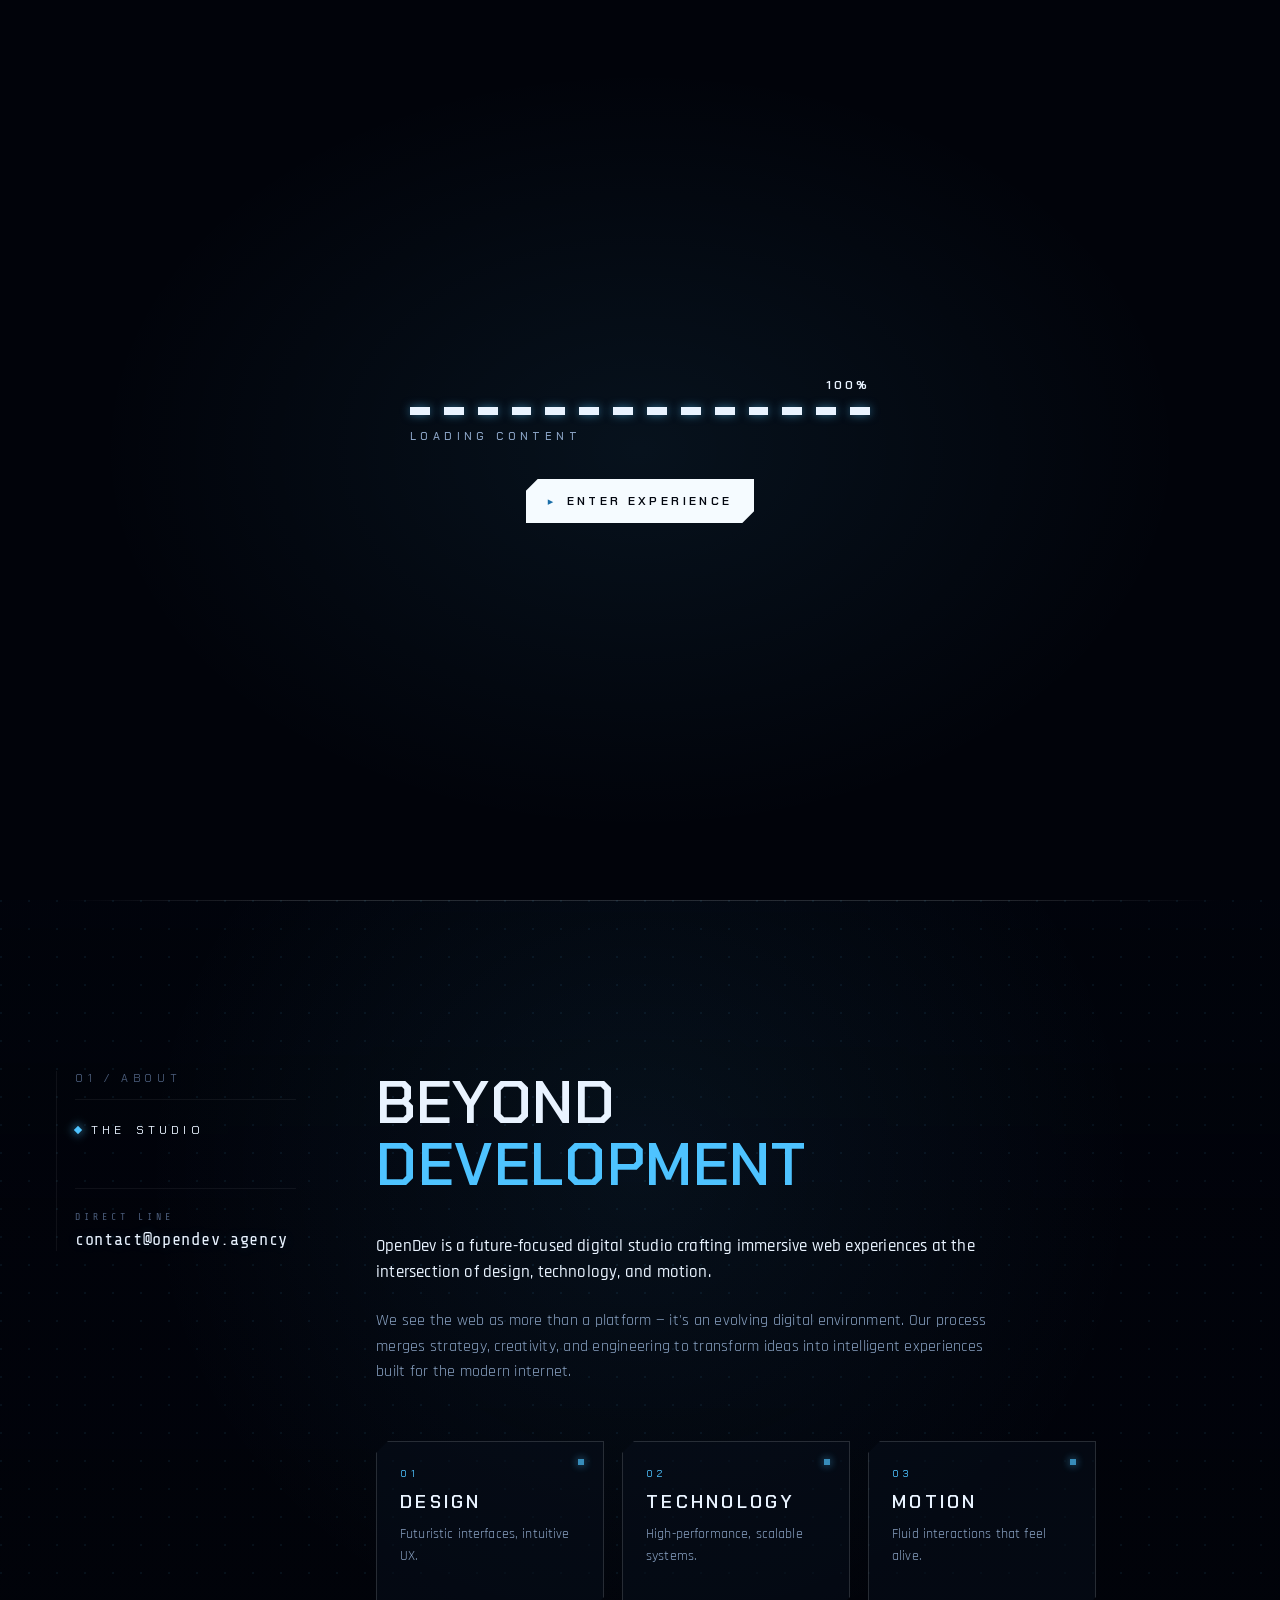
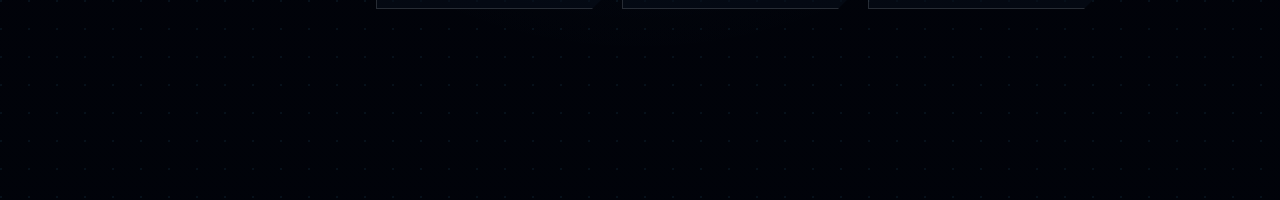
<file: index.html>
<!doctype html>
<html lang="en">
  <head>
    <meta charset="utf-8" />
    <meta name="viewport" content="width=device-width, initial-scale=1" />

    <!-- Primary meta -->
    <title>OpenDev — Web, App & AI Development Agency in India</title>
    <meta
      name="description"
      content="OpenDev is a premium development agency in India building high-converting websites, mobile apps, SaaS products and AI automations for ambitious brands."
    />
    <meta
      name="keywords"
      content="web development agency, app development, AI automation, SaaS development, UI UX design, India web design studio, custom software development"
    />
    <meta name="author" content="OpenDev" />
    <meta name="robots" content="index, follow, max-image-preview:large" />
    <meta name="theme-color" content="#02060f" />
    <link rel="canonical" href="https://opendev.agency/" />

    <!-- Icons -->
    <link rel="icon" type="image/png" href="favicon.png?v=2" />
    <link rel="apple-touch-icon" href="apple-touch-icon.png?v=2" />

    <!-- Open Graph (Facebook, LinkedIn, WhatsApp, etc.) -->
    <meta property="og:type" content="website" />
    <meta property="og:site_name" content="OpenDev" />
    <meta property="og:title" content="OpenDev — Web, App & AI Development Agency in India" />
    <meta
      property="og:description"
      content="Premium development studio building high-converting websites, apps, SaaS products and AI automations for ambitious brands."
    />
    <meta property="og:url" content="https://opendev.agency/" />
    <meta property="og:image" content="https://opendev.agency/logo.png" />
    <meta property="og:image:alt" content="OpenDev — development studio" />
    <meta property="og:locale" content="en_US" />

    <!-- Twitter / X card -->
    <meta name="twitter:card" content="summary_large_image" />
    <meta name="twitter:title" content="OpenDev — Web, App & AI Development Agency in India" />
    <meta
      name="twitter:description"
      content="Premium development studio building high-converting websites, apps, SaaS products and AI automations for ambitious brands."
    />
    <meta name="twitter:image" content="https://opendev.agency/logo.png" />

    <!-- Fonts -->
    <link rel="preconnect" href="https://fonts.googleapis.com" />
    <link rel="preconnect" href="https://fonts.gstatic.com" crossorigin />
    <link
      href="https://fonts.googleapis.com/css2?family=Chakra+Petch:wght@400;500;600;700&family=Rajdhani:wght@300;400;500;600;700&family=Share+Tech+Mono&display=swap"
      rel="stylesheet"
    />
    <!-- Skip the ENTER gate for returning visitors and anyone arriving from another page of the site -->
    <script>
      (function () {
        try {
          var r = document.referrer;
          var internal = r && new URL(r).origin === location.origin;
          if (localStorage.getItem("od-entered") === "1" || location.hash === "#about" || internal) {
            document.documentElement.classList.add("skip-intro");
          }
        } catch (e) {}
      })();
    </script>
    <link rel="stylesheet" href="styles.css" />

    <!-- Structured data: organization / professional service -->
    <script type="application/ld+json">
      {
        "@context": "https://schema.org",
        "@type": "ProfessionalService",
        "name": "OpenDev",
        "description": "Premium development agency building high-converting websites, mobile apps, SaaS products and AI automations for ambitious brands.",
        "url": "https://opendev.agency/",
        "logo": "https://opendev.agency/logo.png",
        "image": "https://opendev.agency/logo.png",
        "email": "contact@opendev.agency",
        "foundingDate": "2025",
        "areaServed": "Worldwide",
        "address": {
          "@type": "PostalAddress",
          "addressCountry": "IN"
        },
        "sameAs": [
          "https://www.instagram.com/opendev.co"
        ],
        "knowsAbout": [
          "Web Development",
          "App Development",
          "SaaS Development",
          "AI Automation",
          "UI/UX Design"
        ]
      }
    </script>
  </head>
  <body>
    <!-- Intro overlay: shown until user starts the experience (handles autoplay-with-sound policies) -->
    <div class="intro-gate" id="introGate">
      <div class="intro-inner">
        <div class="loader">
          <div class="loader-percent"><span id="loadingPercent">0</span>%</div>
          <div class="loader-bar" id="loadingBar" aria-hidden="true"></div>
          <div class="loader-label">LOADING CONTENT</div>
        </div>
        <button class="btn-clip btn-primary fx-target enter-btn" id="enterBtn" disabled>
          <span class="btn-icon">▸</span> ENTER EXPERIENCE
        </button>
      </div>
    </div>

    <!-- Custom cursor -->
    <div class="cursor-ring" id="cursorRing" aria-hidden="true"></div>
    <div class="cursor-dot" id="cursorDot" aria-hidden="true"></div>

    <!-- Page transition overlay — sweeps when navigating between Home and About -->
    <div class="page-transition" aria-hidden="true">
      <span class="pt-bar pt-bar-1"></span>
      <span class="pt-bar pt-bar-2"></span>
      <span class="pt-bar pt-bar-3"></span>
      <div class="pt-readout">
        <span class="pt-readout-prefix">&gt; </span>
        <span class="pt-readout-text" id="ptReadoutText">TRANSMITTING</span>
        <span class="pt-readout-cursor">_</span>
      </div>
      <div class="pt-grid"></div>
    </div>

    <!-- Viewport frame: thin HUD outline with corner ticks & readouts (About section only) -->
    <div class="viewport-frame" aria-hidden="true">
      <span class="vf-tick vf-tl"></span>
      <span class="vf-tick vf-tr"></span>
      <span class="vf-tick vf-bl"></span>
      <span class="vf-tick vf-br"></span>
      <span class="vf-label vf-label-tl">OPENDEV // STUDIO</span>
      <span class="vf-label vf-label-tr">SECTION · 01</span>
      <span class="vf-label vf-label-bl">EST · 2025 / INDIA</span>
      <a
        class="vf-label vf-label-br vf-mail fx-target"
        href="mailto:contact@opendev.agency"
        aria-label="Email OpenDev"
      >
        <span class="vf-mail-arrow">&gt;</span>
        contact@opendev.agency
      </a>
    </div>

    <!-- Stage: video + landing share the same backdrop area -->
    <div class="stage" id="stage">
      <video
        id="introVideo"
        class="stage-video"
        playsinline
        preload="auto"
        src="vid.mp4"
      ></video>

      <!-- Landing page overlay, revealed once video ends -->
      <div class="landing" id="landing" aria-hidden="true">
        <!-- Primary heading for SEO / screen readers (page is otherwise visual) -->
        <h1 class="sr-only">
          OpenDev — Web, App &amp; AI Development Agency in India
        </h1>

        <!-- Top bar -->
        <header class="topbar">
          <a href="#home" class="brand fx-target" data-section="home">
            <img src="logo.png" alt="OpenDev" />
          </a>
          <button
            class="nav-toggle fx-target"
            id="navToggle"
            aria-label="Open menu"
            aria-expanded="false"
            aria-controls="topNav"
          >
            <span class="nav-toggle-bar"></span>
            <span class="nav-toggle-bar"></span>
          </button>
          <nav class="top-nav" id="topNav">
            <a href="#home" class="nav-link fx-target active" data-section="home">
              <span class="nav-dot"></span>HOME
            </a>
            <a href="#about" class="nav-link fx-target" data-section="about">
              <span class="nav-dot"></span>ABOUT US
            </a>
            <a href="work/" class="nav-link fx-target">
              <span class="nav-dot"></span>WORK
            </a>
            <a
              href="https://www.instagram.com/opendev.co?igsh=MTFzNWdjcGdoYXk1bw=="
              class="btn-clip btn-ghost nav-cta fx-target"
              target="_blank"
              rel="noopener noreferrer"
              aria-label="Open OpenDev Instagram"
            >
              <span class="btn-icon">+</span> CONNECT NOW
            </a>
          </nav>
        </header>

<!-- Bottom bar -->
        <footer class="bottombar">
          <div class="meta-tag">EST · 2025 / INDIA</div>
          <a
            href="https://wa.me/919101443253"
            class="chat-btn fx-target"
            target="_blank"
            rel="noopener noreferrer"
            aria-label="Chat with OpenDev on WhatsApp"
          >
            CHAT WITH US <span class="chat-dot">●</span>
          </a>
        </footer>

      </div>
    </div>

    <!-- Scroll-driven sections live below the fixed stage -->
    <main class="scroll-host" id="scrollHost" aria-hidden="true">
      <!-- Spacer = hero viewport (keeps stage in view while user scrolls in) -->
      <section class="scroll-spacer" aria-hidden="true"></section>

      <!-- ABOUT US -->
      <section class="section section-about" id="about">
        <div class="section-grid">
          <aside class="section-meta">
            <div class="section-index">01 / ABOUT</div>
            <div class="section-kicker">
              <span class="kicker-dot"></span> THE STUDIO
            </div>

            <div class="meta-contact">
              <div class="meta-contact-label">DIRECT LINE</div>
              <a
                class="meta-email fx-target"
                href="mailto:contact@opendev.agency"
                aria-label="Email OpenDev"
              >
                contact@opendev.agency
              </a>
            </div>
          </aside>

          <div class="section-body">
            <h2 class="section-title">
              Beyond <span class="title-accent">Development</span>
            </h2>

            <p class="section-lead">
              OpenDev is a future-focused digital studio crafting immersive
              web experiences at the intersection of design, technology, and
              motion.
            </p>

            <p class="section-copy">
              We see the web as more than a platform — it's an evolving
              digital environment. Our process merges strategy, creativity,
              and engineering to transform ideas into intelligent experiences
              built for the modern internet.
            </p>

            <ul class="pillars">
              <li class="pillar">
                <span class="pillar-num">01</span>
                <span class="pillar-name">Design</span>
                <span class="pillar-line">Futuristic interfaces, intuitive UX.</span>
              </li>
              <li class="pillar">
                <span class="pillar-num">02</span>
                <span class="pillar-name">Technology</span>
                <span class="pillar-line">High-performance, scalable systems.</span>
              </li>
              <li class="pillar">
                <span class="pillar-num">03</span>
                <span class="pillar-name">Motion</span>
                <span class="pillar-line">Fluid interactions that feel alive.</span>
              </li>
            </ul>
          </div>
        </div>
      </section>
    </main>

    <a href="#home" class="btn-clip btn-ghost back-top fx-target" aria-label="Back to top">
      <span class="btn-icon">↑</span> BACK TO TOP
    </a>

    <script src="script.js"></script>
  </body>
</html>
</file>
<file: styles.css>
/* ============================================================
   OpenDev — Landing page styles
   ============================================================ */

:root {
  --bg: #02060f;
  --bg-deep: #01030a;
  --ink: #e9f3ff;
  --ink-dim: #8aa3c4;
  --ink-faint: #4a5c7a;
  --accent: #4ec3ff;
  --accent-soft: #1a6ea8;
  --line: rgba(255, 255, 255, 0.14);
  --line-soft: rgba(255, 255, 255, 0.06);
  --panel: rgba(8, 14, 26, 0.55);
  --font-display: "Chakra Petch", "Rajdhani", system-ui, sans-serif;
  --font-body: "Rajdhani", "Chakra Petch", system-ui, sans-serif;
  --font-mono: "Share Tech Mono", "JetBrains Mono", ui-monospace, monospace;
}

* {
  box-sizing: border-box;
  margin: 0;
  padding: 0;
}

/* Visually hidden but available to screen readers & search engines */
.sr-only {
  position: absolute;
  width: 1px;
  height: 1px;
  padding: 0;
  margin: -1px;
  overflow: hidden;
  clip: rect(0, 0, 0, 0);
  white-space: nowrap;
  border: 0;
}

html,
body {
  min-height: 100%;
  background: var(--bg);
  color: var(--ink);
  font-family: var(--font-body);
  font-weight: 400;
  letter-spacing: 0.005em;
  -webkit-font-smoothing: antialiased;
  -moz-osx-font-smoothing: grayscale;
  -webkit-tap-highlight-color: transparent;
  overflow: hidden;
  text-size-adjust: 100%;
  -webkit-text-size-adjust: 100%;
}

/* Use dynamic viewport units where supported for true mobile viewport size */
@supports (height: 100dvh) {
  .scroll-spacer { height: 100dvh; }
  .section { min-height: 100dvh; }
}

/* Once the landing is revealed, allow scrolling for the About section.
   The root element (<html>) is the scroller the scroll-flight JS tracks via
   window.scrollY, so the lock must be lifted on <html> — not just <body> —
   otherwise touch/wheel scrolling stays blocked on mobile while only
   programmatic scrolls (nav buttons) work. */
html.is-explorable {
  overflow-y: auto;
  overflow-x: hidden;
}
body.is-explorable {
  overflow: visible;
}

/* Subtle scrollbar that matches the theme */
html.is-explorable::-webkit-scrollbar { width: 6px; }
html.is-explorable::-webkit-scrollbar-track { background: transparent; }
html.is-explorable::-webkit-scrollbar-thumb {
  background: rgba(78, 195, 255, 0.25);
  border-radius: 3px;
}
html.is-explorable::-webkit-scrollbar-thumb:hover {
  background: rgba(78, 195, 255, 0.45);
}

/* Custom cursor — hide native on hover-capable devices */
@media (hover: hover) and (pointer: fine) {
  html, body, * { cursor: none !important; }
}

button {
  font-family: inherit;
  color: inherit;
  background: none;
  border: 0;
  cursor: pointer;
}

a {
  color: inherit;
  text-decoration: none;
}

img {
  display: block;
  max-width: 100%;
}

/* ============================================================
   Viewport frame — thin HUD outline w/ corner ticks
   ============================================================ */

.viewport-frame {
  position: fixed;
  inset: 14px;
  z-index: 60;
  pointer-events: none;
  border: 1px solid rgba(255, 255, 255, 0.22);
  box-shadow:
    inset 0 0 0 1px rgba(255, 255, 255, 0.02),
    0 0 24px rgba(78, 195, 255, 0.06);
  opacity: 0;
  transition: opacity 0.55s ease;
}

/* Frame is only shown inside the About section */
body.in-about .viewport-frame { opacity: 1; }

/* Corner ticks — small "L" brackets in the accent color */
.vf-tick {
  position: absolute;
  width: 14px;
  height: 14px;
  pointer-events: none;
}
.vf-tick::before,
.vf-tick::after {
  content: "";
  position: absolute;
  background: var(--accent);
  box-shadow: 0 0 6px rgba(78, 195, 255, 0.5);
}
.vf-tick::before { width: 100%; height: 1px; }
.vf-tick::after  { width: 1px; height: 100%; }

.vf-tl { top: -1px;    left: -1px;   }
.vf-tl::before { top: 0;    left: 0; }
.vf-tl::after  { top: 0;    left: 0; }

.vf-tr { top: -1px;    right: -1px;  }
.vf-tr::before { top: 0;    right: 0; }
.vf-tr::after  { top: 0;    right: 0; }

.vf-bl { bottom: -1px; left: -1px;   }
.vf-bl::before { bottom: 0; left: 0; }
.vf-bl::after  { bottom: 0; left: 0; }

.vf-br { bottom: -1px; right: -1px;  }
.vf-br::before { bottom: 0; right: 0; }
.vf-br::after  { bottom: 0; right: 0; }

/* HUD readouts in the frame corners */
.vf-label {
  position: absolute;
  font-family: var(--font-mono);
  font-size: 11px;
  letter-spacing: 0.25em;
  color: var(--ink-dim);
  text-transform: uppercase;
  pointer-events: none;
  white-space: nowrap;
}
.vf-label-tl { top: -6px;    left: 22px;  background: var(--bg-deep); padding: 0 8px; }
.vf-label-tr { top: -6px;    right: 22px; background: var(--bg-deep); padding: 0 8px; }
.vf-label-bl { bottom: -6px; left: 22px;  background: var(--bg-deep); padding: 0 8px; }
.vf-label-br { bottom: -6px; right: 22px; background: var(--bg-deep); padding: 0 8px; }
.vf-label-tr { color: var(--accent); }

/* Clickable email anchor on the frame */
.vf-mail {
  pointer-events: auto;
  text-decoration: none;
  color: var(--accent);
  display: inline-flex;
  align-items: center;
  gap: 8px;
  transition: color 0.2s ease, text-shadow 0.2s ease, gap 0.2s ease;
}
.vf-mail-arrow {
  color: var(--ink-dim);
  transition: transform 0.25s ease, color 0.2s ease;
}
.vf-mail:hover {
  color: #ffffff;
  text-shadow: 0 0 12px rgba(78, 195, 255, 0.7);
  gap: 12px;
}
.vf-mail:hover .vf-mail-arrow {
  color: var(--accent);
  transform: translateX(2px);
}

/* Responsive overrides for the frame are in the main responsive section below */

/* ============================================================
   Page-chrome reactions when the user is reading About
   ============================================================ */

body.in-about .topbar,
body.in-about .bottombar,
body.in-about .scroll-hint {
  opacity: 0 !important;
  pointer-events: none !important;
  transition: opacity 0.5s ease;
}

/* ============================================================
   Page transition overlay — fires when navigating Home <-> About
   ============================================================ */

.page-transition {
  position: fixed;
  inset: 0;
  z-index: 70;
  pointer-events: none;
  opacity: 0;
  visibility: hidden;
  background: radial-gradient(
    ellipse at center,
    rgba(78, 195, 255, 0.06) 0%,
    rgba(1, 3, 10, 0.6) 60%,
    rgba(1, 3, 10, 0.85) 100%
  );
}

body.is-navigating .page-transition {
  visibility: visible;
  animation: pt-fade 1.1s ease both;
}

@keyframes pt-fade {
  0%, 75% { opacity: 1; }
  100%    { opacity: 0; }
}

/* Three scan bars sweep top-to-bottom at slightly different speeds */
.pt-bar {
  position: absolute;
  left: 0;
  right: 0;
  height: 2px;
  background: var(--accent);
  box-shadow: 0 0 18px var(--accent), 0 0 36px rgba(78, 195, 255, 0.45);
  transform: translateY(-4px);
  opacity: 0;
}

body.is-navigating .pt-bar-1 {
  animation: pt-sweep 0.95s cubic-bezier(0.55, 0.08, 0.45, 0.97) both;
}
body.is-navigating .pt-bar-2 {
  animation: pt-sweep 1.05s cubic-bezier(0.55, 0.08, 0.45, 0.97) 0.08s both;
  opacity: 0.5;
}
body.is-navigating .pt-bar-3 {
  height: 1px;
  background: rgba(255, 255, 255, 0.8);
  box-shadow: 0 0 8px rgba(255, 255, 255, 0.4);
  animation: pt-sweep 1.15s cubic-bezier(0.55, 0.08, 0.45, 0.97) 0.18s both;
}

@keyframes pt-sweep {
  0%   { top: -4px;   opacity: 0; }
  10%  { opacity: 1; }
  90%  { opacity: 1; }
  100% { top: 100vh;  opacity: 0; }
}

/* Reverse direction when navigating back to home — sweep bottom-up */
body.is-navigating.nav-up .pt-bar-1,
body.is-navigating.nav-up .pt-bar-2,
body.is-navigating.nav-up .pt-bar-3 {
  animation-name: pt-sweep-up;
}

@keyframes pt-sweep-up {
  0%   { top: 100vh; opacity: 0; }
  10%  { opacity: 1; }
  90%  { opacity: 1; }
  100% { top: -4px;  opacity: 0; }
}

/* Faint grid wash to give it a "loading dataset" feel */
.pt-grid {
  position: absolute;
  inset: 0;
  background:
    repeating-linear-gradient(
      to right,
      transparent 0,
      transparent 39px,
      rgba(78, 195, 255, 0.08) 39px,
      rgba(78, 195, 255, 0.08) 40px
    ),
    repeating-linear-gradient(
      to bottom,
      transparent 0,
      transparent 39px,
      rgba(78, 195, 255, 0.05) 39px,
      rgba(78, 195, 255, 0.05) 40px
    );
  opacity: 0;
}
body.is-navigating .pt-grid {
  animation: pt-grid 0.95s ease both;
}
@keyframes pt-grid {
  0%   { opacity: 0; }
  35%  { opacity: 1; }
  100% { opacity: 0; }
}

/* HUD readout — fixed line of mono text, centered */
.pt-readout {
  position: absolute;
  top: 50%;
  left: 50%;
  transform: translate(-50%, -50%);
  font-family: var(--font-mono);
  font-size: 14px;
  letter-spacing: 0.3em;
  color: var(--accent);
  text-shadow: 0 0 10px rgba(78, 195, 255, 0.6);
  text-transform: uppercase;
  white-space: nowrap;
  opacity: 0;
}
.pt-readout-prefix { color: var(--ink); }
.pt-readout-cursor {
  display: inline-block;
  margin-left: 2px;
  animation: pt-blink 0.5s steps(2) infinite;
}
@keyframes pt-blink {
  50% { opacity: 0; }
}
body.is-navigating .pt-readout {
  animation: pt-readout 0.95s ease both;
}
@keyframes pt-readout {
  0%   { opacity: 0; transform: translate(-50%, -50%) scale(0.96); }
  25%  { opacity: 1; transform: translate(-50%, -50%) scale(1); }
  75%  { opacity: 1; }
  100% { opacity: 0; }
}

/* Stage briefly blurs during the transition for the "warp" feel */
body.is-navigating .stage-video {
  transition: filter 0.4s ease;
  filter: blur(8px) brightness(0.55);
}

@media (prefers-reduced-motion: reduce) {
  body.is-navigating .pt-bar,
  body.is-navigating .pt-readout,
  body.is-navigating .pt-grid,
  body.is-navigating .stage-video {
    animation: none !important;
    transition: none !important;
    filter: none !important;
  }
}

/* ============================================================
   Intro gate
   ============================================================ */

.intro-gate {
  position: fixed;
  inset: 0;
  z-index: 50;
  display: grid;
  place-items: center;
  background:
    radial-gradient(
      ellipse at center,
      rgba(78, 195, 255, 0.08) 0%,
      transparent 60%
    ),
    var(--bg-deep);
  transition: opacity 0.6s ease, visibility 0.6s ease;
}

.intro-gate.is-hidden {
  opacity: 0;
  visibility: hidden;
  pointer-events: none;
}

.intro-inner {
  display: flex;
  flex-direction: column;
  align-items: center;
  gap: 36px;
}

/* ---------- Loading sequence (intro gate) ---------- */

.loader {
  display: flex;
  flex-direction: column;
  align-items: center;
  gap: 14px;
  min-width: 460px;
}

.loader-percent {
  align-self: flex-end;
  font-family: var(--font-display);
  font-weight: 600;
  font-size: 12px;
  letter-spacing: 0.25em;
  color: var(--ink);
}

.loader-bar {
  display: flex;
  gap: 14px;
  width: 100%;
  justify-content: space-between;
}

.loader-pip {
  flex: 1;
  height: 8px;
  background: rgba(255, 255, 255, 0.08);
  transition: background 0.18s ease, box-shadow 0.18s ease;
}

.loader-pip.is-on {
  background: var(--ink);
  box-shadow: 0 0 10px rgba(78, 195, 255, 0.5);
}

.loader-label {
  align-self: flex-start;
  font-family: var(--font-display);
  font-weight: 500;
  font-size: 11px;
  letter-spacing: 0.4em;
  color: var(--ink-dim);
  text-transform: uppercase;
}

.enter-btn {
  opacity: 0;
  transform: translateY(8px);
  pointer-events: none;
  transition: opacity 0.6s ease, transform 0.6s ease;
}

.enter-btn.is-ready {
  opacity: 1;
  transform: translateY(0);
  pointer-events: auto;
}

@media (max-width: 560px) {
  .loader { min-width: 0; width: calc(100vw - 48px); }
  .loader-bar { gap: 8px; }
}

/* ---------- Custom cursor ---------- */

.cursor-dot,
.cursor-ring {
  position: fixed;
  top: 0;
  left: 0;
  pointer-events: none;
  z-index: 9999;
  will-change: transform;
  mix-blend-mode: screen;
  opacity: 0;
  transition: opacity 0.2s ease;
}

.cursor-dot.is-active,
.cursor-ring.is-active {
  opacity: 1;
}

/* Hide the custom cursor while the intro video plays */
body.is-playing-intro .cursor-dot,
body.is-playing-intro .cursor-ring {
  opacity: 0 !important;
}

body.is-playing-intro,
body.is-playing-intro * {
  cursor: none !important;
}

.cursor-dot {
  width: 6px;
  height: 6px;
  margin: -3px 0 0 -3px;
  background: var(--accent);
  border-radius: 50%;
  box-shadow: 0 0 8px rgba(78, 195, 255, 0.8);
}

.cursor-ring {
  --size: 32px;
  width: var(--size);
  height: var(--size);
  margin: calc(var(--size) / -2) 0 0 calc(var(--size) / -2);
  border: 1px solid rgba(78, 195, 255, 0.55);
  background: transparent;
  clip-path: polygon(
    8px 0,
    100% 0,
    100% calc(100% - 8px),
    calc(100% - 8px) 100%,
    0 100%,
    0 8px
  );
  transition:
    width 0.22s ease,
    height 0.22s ease,
    margin 0.22s ease,
    background 0.22s ease,
    border-color 0.22s ease;
}

.cursor-ring.is-hover {
  --size: 52px;
  background: rgba(78, 195, 255, 0.08);
  border-color: var(--accent);
}

.cursor-ring.is-press {
  --size: 24px;
}

@media (hover: none), (pointer: coarse) {
  .cursor-dot, .cursor-ring { display: none; }
}

/* ============================================================
   Stage (video + landing share this)
   ============================================================ */

.stage {
  position: fixed;
  inset: 0;
  overflow: hidden;
  background: var(--bg-deep);
  z-index: 1;
}

.stage-video {
  position: absolute;
  inset: 0;
  width: 100%;
  height: 100%;
  object-fit: cover;
  background: var(--bg-deep);
  /* Scroll-driven "fly into the landscape" transform */
  --zoom: 1;
  --rise: 0;
  transform: scale(var(--zoom)) translateY(var(--rise));
  transform-origin: 50% 58%;
  transition: filter 0.25s ease;
  will-change: transform, filter;
}

/* Soft cinematic fade over the mountains as we travel inward */
.stage::after {
  content: "";
  position: absolute;
  inset: 0;
  pointer-events: none;
  background:
    radial-gradient(
      ellipse at 50% 62%,
      rgba(78, 195, 255, 0.08) 0%,
      rgba(1, 3, 10, 0) 35%
    ),
    linear-gradient(
      to bottom,
      rgba(1, 3, 10, 0) 0%,
      rgba(1, 3, 10, calc(var(--veil, 0) * 0.85)) 100%
    );
  opacity: 1;
  transition: opacity 0.4s ease;
}

/* ============================================================
   Landing — revealed after video
   ============================================================ */

.landing {
  position: absolute;
  inset: 0;
  z-index: 5;
  display: grid;
  grid-template-rows: auto 1fr auto;
  opacity: 0;
  visibility: hidden;
  pointer-events: none;
  transition: opacity 1s ease 0.1s, visibility 1s ease 0.1s;
}

.landing.is-revealed {
  pointer-events: auto;
}

.landing.is-revealed {
  opacity: 1;
  visibility: visible;
}

/* Gentle vignette so text stays readable over the mountain frame */
.landing::before {
  content: "";
  position: absolute;
  inset: 0;
  pointer-events: none;
  background:
    radial-gradient(
      ellipse at 50% 60%,
      transparent 0%,
      rgba(1, 3, 10, 0.55) 70%,
      rgba(1, 3, 10, 0.85) 100%
    );
  z-index: -1;
}

/* ---------- Top bar ---------- */

.topbar {
  display: flex;
  align-items: center;
  justify-content: space-between;
  padding: 22px 32px;
  padding-top: max(22px, env(safe-area-inset-top));
  padding-left: max(32px, env(safe-area-inset-left));
  padding-right: max(32px, env(safe-area-inset-right));
  position: relative;
  z-index: 4;
  gap: 12px;
}

.brand {
  display: inline-flex;
  align-items: center;
}

.brand img {
  height: 36px;
  border-radius: 8px;
  width: auto;
  filter: drop-shadow(0 0 10px rgba(78, 195, 255, 0.3));
  transition: filter 0.25s ease, transform 0.25s ease;
}

.brand:hover img {
  filter: drop-shadow(0 0 16px rgba(78, 195, 255, 0.5));
  transform: translateY(-1px);
}

@media (max-width: 560px) {
  .brand img { height: 30px; }
}

.top-nav {
  display: flex;
  align-items: center;
  gap: 28px;
}

.nav-link {
  display: inline-flex;
  align-items: center;
  gap: 10px;
  font-family: var(--font-display);
  font-size: 12px;
  letter-spacing: 0.28em;
  color: var(--ink-dim);
  text-transform: uppercase;
  transition: color 0.2s ease;
  padding: 12px 8px;
  min-height: 44px;
}

.nav-link:hover,
.nav-link.active {
  color: var(--ink);
}

.nav-dot {
  width: 6px;
  height: 6px;
  background: var(--ink-faint);
  display: inline-block;
  transform: rotate(45deg);
  transition: background 0.2s ease, box-shadow 0.2s ease;
}

.nav-link.active .nav-dot,
.nav-link:hover .nav-dot {
  background: var(--accent);
  box-shadow: 0 0 10px var(--accent);
}

.nav-cta {
  margin-left: 6px;
}

/* ---------- Side index ---------- */

.side-index {
  position: absolute;
  left: 32px;
  top: 50%;
  transform: translateY(-50%);
  display: flex;
  flex-direction: column;
  gap: 14px;
  z-index: 6;
}

.side-item {
  display: flex;
  align-items: center;
  gap: 12px;
  font-family: var(--font-display);
  font-size: 11px;
  letter-spacing: 0.4em;
  color: var(--ink-faint);
  text-transform: uppercase;
  cursor: pointer;
  background: none;
  border: 0;
  padding: 4px 0;
  text-align: left;
  transition: color 0.2s ease;
}

.side-item:hover {
  color: var(--ink);
}

.side-item:hover .side-marker {
  border-color: var(--accent);
  background: var(--accent);
}

.side-item.active {
  color: var(--ink);
}

.side-marker {
  width: 8px;
  height: 8px;
  border: 1px solid var(--ink-faint);
  background: transparent;
  transition: background 0.2s ease, border-color 0.2s ease;
}

.side-item.active .side-marker {
  background: var(--ink);
  border-color: var(--ink);
}

/* ---------- Bottom bar ---------- */

.bottombar {
  display: flex;
  align-items: center;
  justify-content: space-between;
  padding: 20px 32px;
  padding-bottom: max(20px, calc(env(safe-area-inset-bottom) + 12px));
  padding-left: max(32px, env(safe-area-inset-left));
  padding-right: max(32px, env(safe-area-inset-right));
  border-top: 1px solid var(--line-soft);
  position: relative;
  z-index: 4;
  background: linear-gradient(
    to top,
    rgba(1, 3, 10, 0.6) 0%,
    transparent 100%
  );
  pointer-events: none;
  gap: 12px;
  flex-wrap: wrap;
}

.bottombar > * {
  pointer-events: auto;
}

.chat-btn {
  min-height: 44px;
  display: inline-flex;
  align-items: center;
  padding: 8px 0;
}

.meta-tag,
.chat-btn,
.scroll-hint {
  font-family: var(--font-display);
  font-size: 11px;
  letter-spacing: 0.35em;
  color: var(--ink-dim);
  text-transform: uppercase;
  display: inline-flex;
  align-items: center;
  gap: 10px;
}

.scroll-hint {
  position: absolute;
  left: 50%;
  bottom: 10px;
  transform: translateX(-50%);
  z-index: 7;
  pointer-events: none;
}

.bottombar {
  padding-bottom: 44px;
}

.meta-tag {
  color: var(--ink-faint);
}

.chat-btn {
  cursor: pointer;
  transition: color 0.2s ease;
}

.chat-btn:hover {
  color: var(--ink);
}

.scroll-chev {
  color: var(--accent);
  animation: bounce 1.8s ease-in-out infinite;
}

@keyframes bounce {
  0%, 100% { transform: translateY(0); opacity: 0.7; }
  50%      { transform: translateY(3px); opacity: 1; }
}

.chat-dot {
  color: var(--accent);
  font-size: 8px;
}

/* ============================================================
   Notched (clip-path) buttons — Hubtown-style
   ============================================================ */

.btn-clip {
  --notch: 12px;
  position: relative;
  display: inline-flex;
  align-items: center;
  gap: 10px;
  font-family: var(--font-display);
  font-weight: 600;
  font-size: 12px;
  letter-spacing: 0.28em;
  text-transform: uppercase;
  padding: 14px 22px;
  cursor: pointer;
  border: 0;
  transition: transform 0.15s ease, background 0.2s ease, color 0.2s ease;
  clip-path: polygon(
    var(--notch) 0,
    100% 0,
    100% calc(100% - var(--notch)),
    calc(100% - var(--notch)) 100%,
    0 100%,
    0 var(--notch)
  );
}

.btn-clip:hover {
  transform: translateY(-1px);
}

.btn-primary {
  background: #f5fbff;
  color: #02060f;
}

.btn-primary:hover {
  background: #ffffff;
}

.btn-outline {
  background: rgba(255, 255, 255, 0.04);
  color: var(--ink);
  box-shadow: inset 0 0 0 1px var(--line);
}

.btn-outline:hover {
  background: rgba(78, 195, 255, 0.08);
  color: #ffffff;
}

.btn-ghost {
  background: rgba(255, 255, 255, 0.06);
  color: var(--ink);
  padding: 10px 16px;
  font-size: 11px;
  letter-spacing: 0.3em;
  box-shadow: inset 0 0 0 1px var(--line);
}

.btn-ghost:hover {
  background: rgba(255, 255, 255, 0.12);
}

.btn-icon {
  color: var(--accent);
  font-size: 11px;
}

.btn-primary .btn-icon {
  color: var(--accent-soft);
}

/* Responsive bar/nav adjustments are consolidated at the bottom of this file. */

/* ============================================================
   Scroll-host — sections that flow above the fixed stage
   ============================================================ */

.scroll-host {
  position: relative;
  z-index: 6;
  display: block;
  /* Host itself never captures pointer events — only real sections do.
     Otherwise the 100vh spacer floats above the topbar and eats clicks. */
  pointer-events: none;
  opacity: 0;
  transition: opacity 0.6s ease;
}

body.is-explorable .scroll-host {
  opacity: 1;
}

/* First viewport-height block keeps the hero stage visible at top */
.scroll-spacer {
  height: 100vh;
  pointer-events: none;
}

/* Real sections receive clicks; spacer does not */
.scroll-host .section {
  pointer-events: auto;
}

/* The bottombar/scroll-hint should fade as the user scrolls inward */
.landing.is-traveling .bottombar,
.landing.is-traveling .scroll-hint {
  opacity: var(--ui-opacity, 1);
  transition: opacity 0.3s ease;
}

/* Generic section shell — sits over the stage backdrop */
.section {
  position: relative;
  min-height: 100vh;
  padding: 140px 56px 160px;
  display: flex;
  align-items: center;
  isolation: isolate;
}

/* Glassy backdrop + faint HUD dot-grid so the section feels like a panel */
.section::before {
  content: "";
  position: absolute;
  inset: 0;
  background:
    radial-gradient(
      circle at 1px 1px,
      rgba(78, 195, 255, 0.07) 1px,
      transparent 1.5px
    ),
    radial-gradient(
      ellipse at 50% 30%,
      rgba(78, 195, 255, 0.07) 0%,
      transparent 55%
    ),
    linear-gradient(
      to bottom,
      rgba(1, 3, 10, 0.72) 0%,
      rgba(1, 3, 10, 0.92) 45%,
      rgba(1, 3, 10, 0.97) 100%
    );
  background-size: 28px 28px, 100% 100%, 100% 100%;
  background-position: 0 0, 0 0, 0 0;
  z-index: -1;
}

/* Thin top edge — matches the bottombar divider language */
.section::after {
  content: "";
  position: absolute;
  top: 0;
  left: 56px;
  right: 56px;
  height: 1px;
  background: linear-gradient(
    to right,
    transparent,
    var(--line) 20%,
    var(--line) 80%,
    transparent
  );
}

.section-grid {
  max-width: 1220px;
  width: 100%;
  margin: 0 auto;
  display: grid;
  grid-template-columns: 240px 1fr;
  gap: 80px;
  align-items: start;
}

.section-meta {
  display: flex;
  flex-direction: column;
  gap: 22px;
  position: sticky;
  top: 140px;
  padding-left: 18px;
  border-left: 1px solid var(--line-soft);
}

.section-index {
  font-family: var(--font-display);
  font-size: 11px;
  letter-spacing: 0.42em;
  color: var(--ink-faint);
  text-transform: uppercase;
  position: relative;
  padding-bottom: 14px;
  border-bottom: 1px solid var(--line-soft);
}

.section-kicker {
  display: inline-flex;
  align-items: center;
  gap: 10px;
  font-family: var(--font-display);
  font-size: 12px;
  letter-spacing: 0.35em;
  color: var(--ink);
  text-transform: uppercase;
}

.kicker-dot {
  width: 6px;
  height: 6px;
  background: var(--accent);
  transform: rotate(45deg);
  box-shadow: 0 0 10px var(--accent);
}

/* Contact block in the meta sidebar */
.meta-contact {
  margin-top: 28px;
  padding-top: 22px;
  border-top: 1px solid var(--line-soft);
  display: flex;
  flex-direction: column;
  gap: 8px;
}

.meta-contact-label {
  font-family: var(--font-mono);
  font-size: 10px;
  letter-spacing: 0.4em;
  color: var(--ink-faint);
  text-transform: uppercase;
}

.meta-email {
  font-family: var(--font-mono);
  font-size: 17px;
  letter-spacing: 0.04em;
  color: var(--ink);
  text-shadow: 0 0 12px rgba(78, 195, 255, 0.18);
  position: relative;
  display: inline-block;
  width: max-content;
  padding-bottom: 2px;
  transition: color 0.2s ease, text-shadow 0.2s ease;
}

.meta-email::after {
  content: "";
  position: absolute;
  left: 0;
  right: 0;
  bottom: 0;
  height: 1px;
  background: var(--accent);
  transform: scaleX(0);
  transform-origin: left;
  transition: transform 0.35s cubic-bezier(0.22, 0.85, 0.25, 1);
}

.meta-email:hover {
  color: var(--accent);
  text-shadow: 0 0 14px rgba(78, 195, 255, 0.55);
}

.meta-email:hover::after {
  transform: scaleX(1);
}


.section-body {
  max-width: 720px;
}

.section-title {
  font-family: var(--font-display);
  font-weight: 600;
  font-size: clamp(32px, 5vw, 60px);
  line-height: 1.04;
  letter-spacing: 0.01em;
  text-transform: uppercase;
  color: var(--ink);
  margin-bottom: clamp(24px, 3vw, 40px);
  max-width: 12ch;
}

.title-accent {
  color: var(--accent);
  text-shadow: 0 0 24px rgba(78, 195, 255, 0.35);
}

.section-lead {
  font-family: var(--font-body);
  font-weight: 500;
  font-size: clamp(17px, 1.35vw, 21px);
  line-height: 1.5;
  letter-spacing: 0.01em;
  color: var(--ink);
  margin-bottom: 22px;
  max-width: 640px;
}

.section-copy {
  font-family: var(--font-body);
  font-weight: 400;
  font-size: 16px;
  line-height: 1.6;
  letter-spacing: 0.015em;
  color: var(--ink-dim);
  max-width: 620px;
  margin-bottom: 56px;
}

/* Pillars row — three core values */
.pillars {
  list-style: none;
  display: grid;
  grid-template-columns: repeat(3, minmax(0, 1fr));
  gap: 18px;
}

.pillar {
  --notch: 12px;
  position: relative;
  padding: 26px 24px 28px;
  background: rgba(8, 14, 26, 0.58);
  box-shadow: inset 0 0 0 1px var(--line);
  clip-path: polygon(
    var(--notch) 0,
    100% 0,
    100% calc(100% - var(--notch)),
    calc(100% - var(--notch)) 100%,
    0 100%,
    0 var(--notch)
  );
  display: flex;
  flex-direction: column;
  gap: 10px;
  min-height: 168px;
}

.pillar::after {
  content: "";
  position: absolute;
  top: 18px;
  right: 20px;
  width: 6px;
  height: 6px;
  background: var(--accent);
  box-shadow: 0 0 8px var(--accent);
  opacity: 0.7;
  animation: pillar-pulse 2.4s ease-in-out infinite;
}

@keyframes pillar-pulse {
  0%, 100% { opacity: 0.45; transform: scale(1); }
  50%      { opacity: 1;    transform: scale(1.25); }
}

.pillar:hover {
  background: rgba(78, 195, 255, 0.10);
  transform: translateY(-3px);
  box-shadow:
    inset 0 0 0 1px rgba(78, 195, 255, 0.4),
    0 8px 24px rgba(0, 0, 0, 0.4);
}

.pillar:hover .pillar-name {
  color: var(--accent);
  text-shadow: 0 0 12px rgba(78, 195, 255, 0.4);
}

.pillar-num {
  font-family: var(--font-display);
  font-size: 10px;
  letter-spacing: 0.4em;
  color: var(--accent);
}

.pillar-name {
  font-family: var(--font-display);
  font-weight: 600;
  font-size: 18px;
  letter-spacing: 0.18em;
  text-transform: uppercase;
  color: var(--ink);
  transition: color 0.25s ease, text-shadow 0.25s ease;
}

.pillar-line {
  font-family: var(--font-body);
  font-weight: 400;
  font-size: 14px;
  line-height: 1.55;
  letter-spacing: 0.01em;
  color: var(--ink-dim);
}

/* ============================================================
   "Going-inside" reveal — character-level fax/HUD print
   ============================================================ */

/* Pillar cards fade-up as containers; their text reveals per-char inside */
.pillar {
  opacity: 0;
  transform: translateY(24px);
  transition: opacity 0.7s ease, transform 0.7s ease, background 0.25s ease;
}
.section.is-in-view .pillar { opacity: 1; transform: translateY(0); }
.section.is-in-view .pillar:nth-child(1) { transition-delay: 0.55s; }
.section.is-in-view .pillar:nth-child(2) { transition-delay: 0.70s; }
.section.is-in-view .pillar:nth-child(3) { transition-delay: 0.85s; }

/* Words stay intact — they're the unit that line-wraps */
.word {
  display: inline-block;
  white-space: nowrap;
}

/* Each character starts hidden + blurred + accent-tinted (HUD print) */
.ch {
  display: inline-block;
  opacity: 0;
  transform: translateY(0.16em);
  filter: blur(5px);
  color: inherit;
  will-change: opacity, transform, filter;
}

/* When the section comes into view, characters print one-by-one */
.section.is-in-view .ch {
  animation: char-in 0.42s cubic-bezier(0.22, 0.85, 0.25, 1) both;
  animation-delay: min(calc(var(--i, 0) * 14ms), 1400ms);
}

@keyframes char-in {
  0% {
    opacity: 0;
    transform: translateY(0.16em);
    filter: blur(5px) brightness(2);
    color: var(--accent);
    text-shadow: 0 0 8px rgba(78, 195, 255, 0.7);
  }
  55% {
    opacity: 1;
    transform: translateY(0);
    filter: blur(0) brightness(1.6);
    color: var(--accent);
    text-shadow: 0 0 6px rgba(78, 195, 255, 0.5);
  }
  100% {
    opacity: 1;
    transform: translateY(0);
    filter: blur(0) brightness(1);
    color: inherit;
    text-shadow: none;
  }
}

/* Tiny scan-line tick that sweeps across the title — gaming loader vibe */
.section-title {
  position: relative;
  overflow: visible;
}
.section-title::after {
  content: "";
  position: absolute;
  left: 0;
  bottom: -10px;
  width: 0;
  height: 1px;
  background: linear-gradient(
    to right,
    transparent,
    var(--accent),
    transparent
  );
  opacity: 0;
  pointer-events: none;
}
.section.is-in-view .section-title::after {
  animation: scan-line 1.1s ease 0.2s both;
}
@keyframes scan-line {
  0%   { width: 0;   opacity: 0; }
  30%  { opacity: 1; }
  100% { width: 100%; opacity: 0; }
}

/* About-section responsive rules are consolidated at the bottom of this file. */

@media (prefers-reduced-motion: reduce) {
  .stage-video { transform: none !important; }
  .section-body > *, .section-meta {
    opacity: 1 !important;
    transform: none !important;
  }
}

/* ============================================================
   Comprehensive responsive layer
   Breakpoints:
     ≤ 1100px  — small desktop (tighten section grid)
     ≤ 900px   — tablet portrait (stack meta + body, keep 3 pillars)
     ≤ 640px   — large phone (1 pillar col, condensed nav)
     ≤ 420px   — small phone (extra-tight, drop optional HUD bits)
     hover:none / pointer:coarse — disable sticky-hover
     landscape short — reduce vertical padding
   ============================================================ */

/* Small desktop — slightly tighter grid */
@media (max-width: 1100px) {
  .section { padding: 120px 44px 140px; }
  .section::after { left: 44px; right: 44px; }
  .section-grid { grid-template-columns: 220px 1fr; gap: 56px; }
}

/* Tablet portrait — stack meta on top of body; keep pillars in 3 cols */
@media (max-width: 900px) {
  .topbar { padding: 18px 22px; padding-top: max(18px, env(safe-area-inset-top)); }
  .bottombar { padding: 16px 22px; padding-bottom: max(20px, calc(env(safe-area-inset-bottom) + 12px)); }
  .top-nav { gap: 18px; }
  .nav-link { font-size: 11px; letter-spacing: 0.22em; padding: 10px 6px; }
  .nav-cta { padding: 10px 14px; }

  .section { padding: 110px 32px 120px; }
  .section::after { left: 32px; right: 32px; }
  .section-grid { grid-template-columns: 1fr; gap: 32px; }

  .section-meta {
    position: static;
    flex-direction: column;
    gap: 18px;
    padding-left: 16px;
    border-left: 1px solid var(--line);
  }
  .meta-contact { margin-top: 14px; padding-top: 16px; }

  /* Pillars stay 3-col on tablet — plenty of room */
  .pillars { grid-template-columns: repeat(3, minmax(0, 1fr)); gap: 14px; }
  .pillar { padding: 22px 20px 24px; min-height: 156px; }
  .pillar-name { font-size: 17px; }
}

/* Large phone — single-column pillars, condensed nav */
@media (max-width: 640px) {
  .topbar { padding: 14px 18px; padding-top: max(14px, env(safe-area-inset-top)); gap: 8px; }
  .brand img { height: 30px; }
  .top-nav { gap: 10px; }
  .nav-link { font-size: 10.5px; letter-spacing: 0.18em; padding: 10px 4px; gap: 6px; }
  .nav-link .nav-dot { width: 5px; height: 5px; }
  .nav-cta { padding: 9px 12px; font-size: 10px; letter-spacing: 0.18em; gap: 6px; }
  .nav-cta .btn-icon { font-size: 11px; }

  .bottombar { padding: 14px 18px; padding-bottom: max(18px, calc(env(safe-area-inset-bottom) + 10px)); }
  .meta-tag, .chat-btn { font-size: 10px; letter-spacing: 0.25em; }

  .section { padding: 96px 22px 110px; }
  .section::after { left: 22px; right: 22px; }

  .section-meta { padding-left: 14px; gap: 14px; }
  .section-index { font-size: 10px; padding-bottom: 10px; letter-spacing: 0.36em; }
  .section-kicker { font-size: 11px; letter-spacing: 0.3em; }
  .meta-contact-label { font-size: 9px; letter-spacing: 0.35em; }
  .meta-email { font-size: clamp(14px, 4.2vw, 17px); }

  .section-lead { font-size: 16px; line-height: 1.45; }
  .section-copy { font-size: 14px; line-height: 1.55; margin-bottom: 40px; }

  .pillars { grid-template-columns: 1fr; gap: 12px; }
  .pillar { padding: 20px 18px 22px; min-height: 0; }
  .pillar-name { font-size: 16px; }
  .pillar-line { font-size: 13px; }
  .pillar::after { top: 14px; right: 14px; }

  /* Frame: tighter inset and labels */
  .viewport-frame { inset: 10px; }
  .vf-label { font-size: 9px; letter-spacing: 0.2em; }
  .vf-label-tl, .vf-label-bl { left: 14px; }
  .vf-label-tr, .vf-label-br { right: 14px; }
  .vf-label-bl { display: none; }     /* drop EST tag — keep email visible */
  .vf-mail { gap: 6px; }

  /* Page transition readout — fit narrow viewport */
  .pt-readout { font-size: 11px; letter-spacing: 0.18em; max-width: calc(100vw - 40px); white-space: normal; text-align: center; }

  /* Intro loader pip count is fine; just shrink gaps */
  .loader { min-width: 0; width: calc(100vw - 40px); }
  .loader-bar { gap: 6px; }
  .loader-pip { height: 6px; }
  .enter-btn { padding: 16px 24px; font-size: 11px; }
}

/* Small phone — extra-tight */
@media (max-width: 420px) {
  .top-nav { gap: 6px; }
  .nav-link { font-size: 10px; letter-spacing: 0.14em; padding: 10px 3px; gap: 5px; }
  .nav-cta { padding: 8px 10px; letter-spacing: 0.14em; }

  .section { padding: 88px 18px 100px; }
  .section::after { left: 18px; right: 18px; }
  .section-title { letter-spacing: 0.005em; }
  .section-meta { padding-left: 12px; }

  .vf-label { font-size: 8px; letter-spacing: 0.16em; }
  .vf-label-tr { display: none; } /* drop SECTION 01 — keep brand + email */
  .vf-mail-arrow { display: none; }

  .pt-readout { font-size: 10px; letter-spacing: 0.14em; }
}

/* Landscape phone (short viewport) — let the section breathe vertically */
@media (max-height: 540px) and (orientation: landscape) {
  .section { padding: 72px 32px 80px; min-height: auto; }
  .scroll-spacer { height: 100vh; }
  @supports (height: 100dvh) { .scroll-spacer { height: 100dvh; } }
  .topbar { padding-top: 10px; padding-bottom: 10px; }
  .bottombar { padding-top: 8px; padding-bottom: 8px; }
}

/* Touch / coarse-pointer devices — neutralize sticky :hover states */
@media (hover: none), (pointer: coarse) {
  .pillar:hover {
    transform: none;
    background: rgba(8, 14, 26, 0.58);
    box-shadow: inset 0 0 0 1px var(--line);
  }
  .pillar:hover .pillar-name {
    color: var(--ink);
    text-shadow: none;
  }
  .meta-email:hover { color: var(--ink); text-shadow: 0 0 12px rgba(78, 195, 255, 0.18); }
  .meta-email:hover::after { transform: scaleX(0); }
  .vf-mail:hover { color: var(--accent); gap: 8px; text-shadow: none; }
  .vf-mail:hover .vf-mail-arrow { color: var(--ink-dim); transform: none; }
  .btn-clip:hover { transform: none; }
  .brand:hover img { transform: none; filter: drop-shadow(0 0 10px rgba(78, 195, 255, 0.3)); }
  .nav-link:hover { color: var(--ink-dim); }
  .nav-link:hover .nav-dot {
    background: var(--ink-faint);
    box-shadow: none;
  }
  .nav-link.active:hover { color: var(--ink); }
  .nav-link.active:hover .nav-dot { background: var(--accent); box-shadow: 0 0 10px var(--accent); }
}

/* ============================================================
   Mobile nav — hamburger toggle + collapsible panel (≤640px)
   The toggle is hidden on tablet/desktop; the full nav shows inline there.
   ============================================================ */

.nav-toggle {
  display: none;
  flex-direction: column;
  align-items: center;
  justify-content: center;
  gap: 5px;
  width: 44px;
  height: 44px;
  flex: 0 0 auto;
  background: rgba(255, 255, 255, 0.04);
  box-shadow: inset 0 0 0 1px var(--line);
  clip-path: polygon(
    8px 0,
    100% 0,
    100% calc(100% - 8px),
    calc(100% - 8px) 100%,
    0 100%,
    0 8px
  );
  transition: background 0.2s ease;
}

.nav-toggle-bar {
  width: 18px;
  height: 1.5px;
  background: var(--ink);
  transition: transform 0.25s ease, opacity 0.25s ease;
}

@media (max-width: 640px) {
  .nav-toggle { display: inline-flex; }

  /* Collapse the inline nav into a dropdown panel anchored under the bar */
  .top-nav {
    position: absolute;
    top: calc(100% - 4px);
    right: 12px;
    left: 12px;
    flex-direction: column;
    align-items: stretch;
    gap: 0;
    padding: 6px;
    background: rgba(2, 6, 15, 0.96);
    -webkit-backdrop-filter: blur(12px);
    backdrop-filter: blur(12px);
    box-shadow:
      inset 0 0 0 1px var(--line),
      0 18px 40px rgba(0, 0, 0, 0.55);
    opacity: 0;
    visibility: hidden;
    transform: translateY(-8px);
    transition: opacity 0.28s ease, transform 0.28s ease, visibility 0.28s ease;
    pointer-events: none;
    z-index: 8;
  }

  body.nav-open .top-nav {
    opacity: 1;
    visibility: visible;
    transform: translateY(0);
    pointer-events: auto;
  }

  body.nav-open .nav-toggle { background: rgba(78, 195, 255, 0.10); }
  body.nav-open .nav-toggle-bar:nth-child(1) { transform: translateY(3.25px) rotate(45deg); }
  body.nav-open .nav-toggle-bar:nth-child(2) { transform: translateY(-3.25px) rotate(-45deg); }

  .top-nav .nav-link {
    width: 100%;
    padding: 15px 12px;
    font-size: 12px;
    letter-spacing: 0.22em;
    gap: 10px;
    border-bottom: 1px solid var(--line-soft);
  }
  .top-nav .nav-link:last-of-type { border-bottom: 0; }
  .top-nav .nav-link .nav-dot { width: 6px; height: 6px; }

  .nav-cta {
    margin: 6px 2px 2px;
    justify-content: center;
    width: calc(100% - 4px);
    padding: 14px;
    font-size: 11px;
    letter-spacing: 0.22em;
    gap: 8px;
  }
}

/* ============================================================
   Returning visitors skip the ENTER gate (flag set in <head>)
   ============================================================ */

html.skip-intro .intro-gate { display: none; }

/* Back to top — only while reading About, where the top bar hides */
.back-top {
  position: fixed;
  top: max(22px, env(safe-area-inset-top));
  left: 50%;
  z-index: 12;
  opacity: 0;
  pointer-events: none;
  transform: translate(-50%, -8px);
  transition: opacity 0.3s ease, transform 0.3s ease, background 0.2s ease;
}
body.in-about .back-top {
  opacity: 1;
  pointer-events: auto;
  transform: translate(-50%, 0);
}
body.in-about .back-top:hover { transform: translate(-50%, -1px); }
.back-top:focus-visible { outline: none; box-shadow: inset 0 0 0 2px var(--accent); }
@media (max-width: 640px) {
  .back-top { top: auto; bottom: max(18px, calc(env(safe-area-inset-bottom) + 12px)); }
}
</file>
